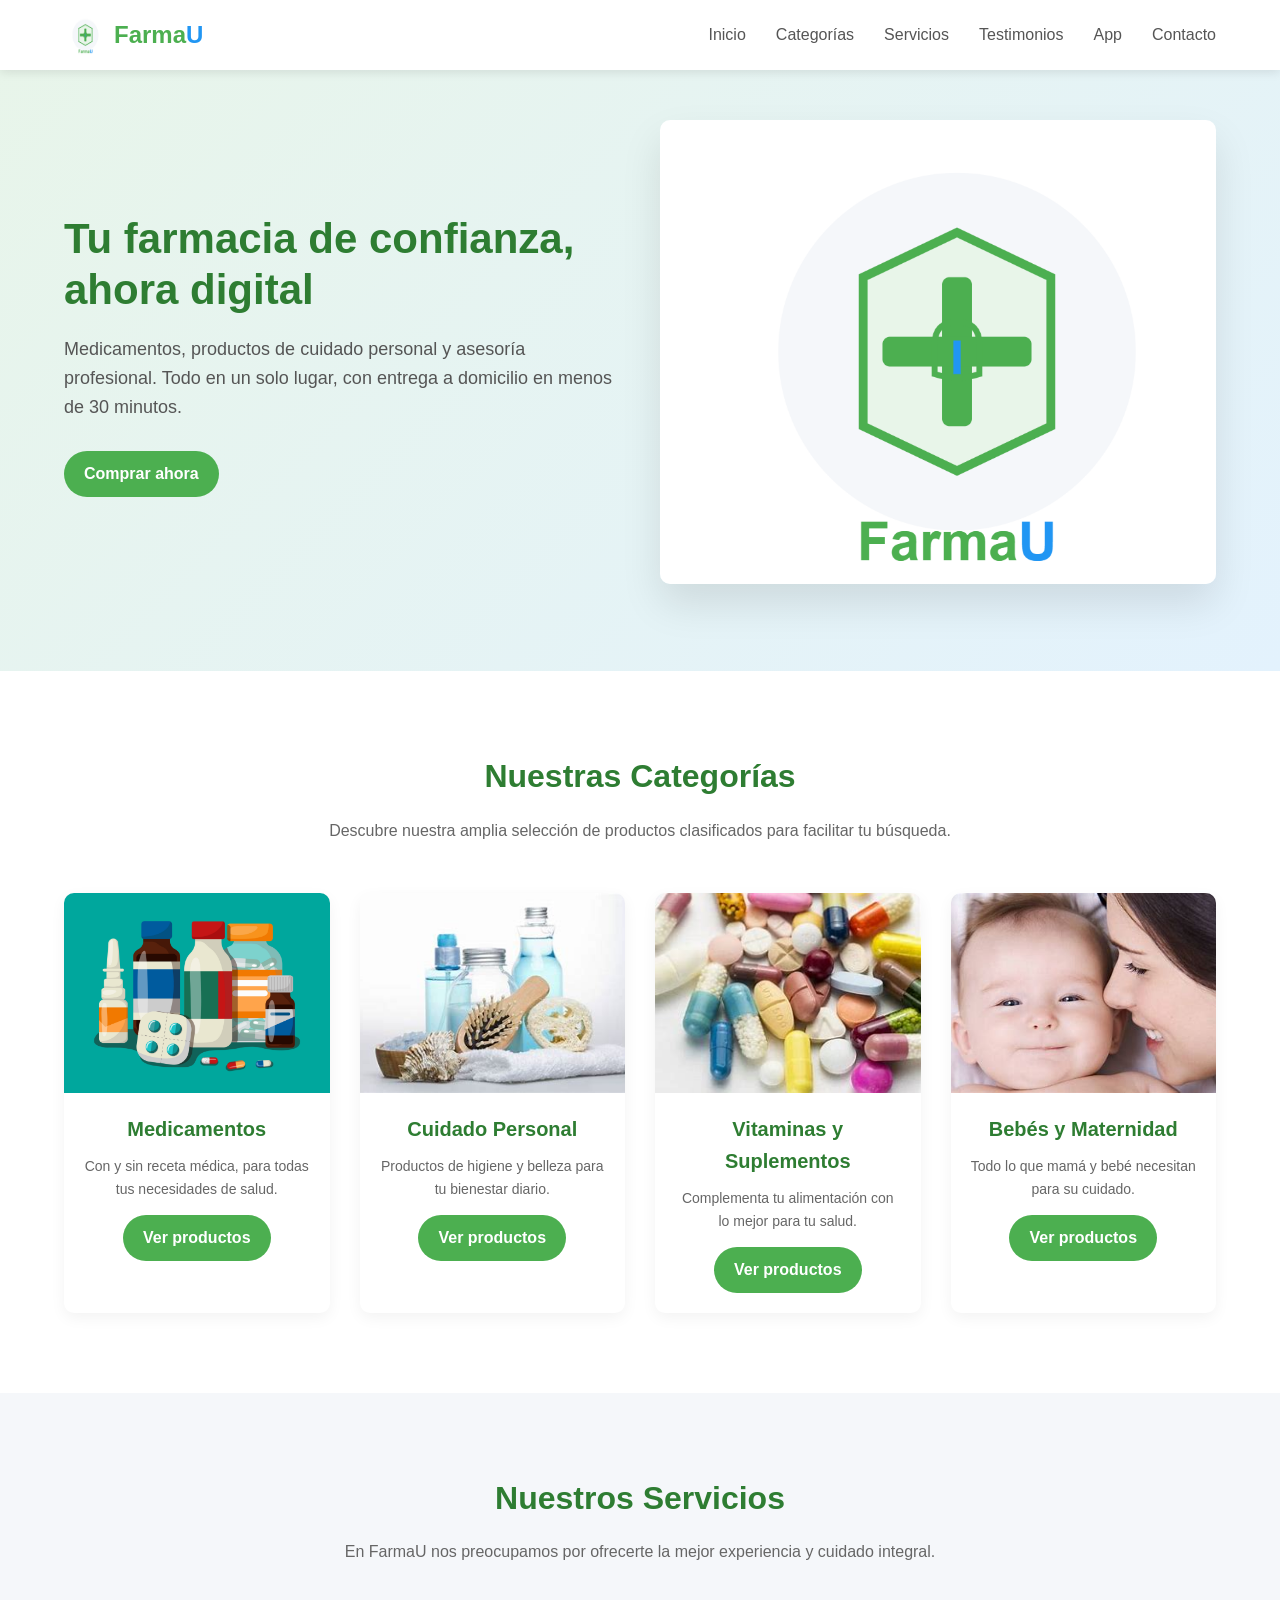
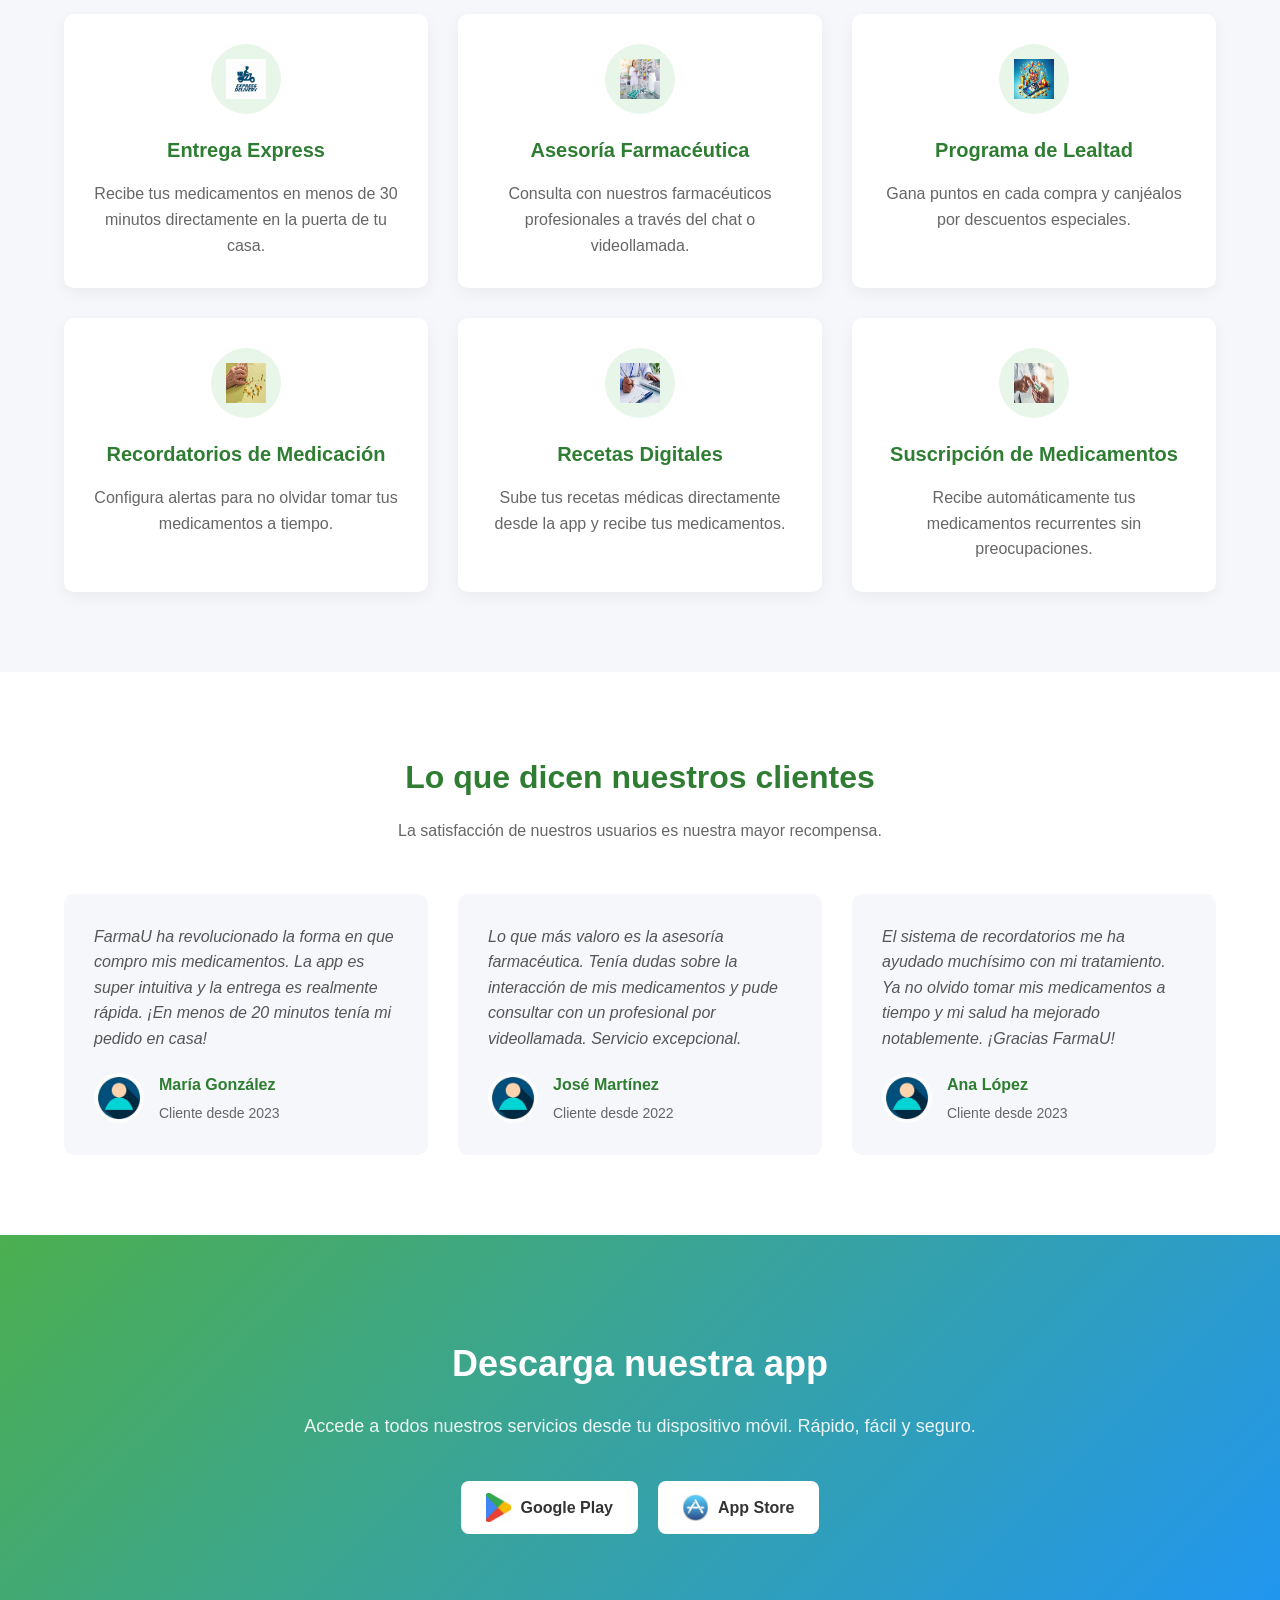
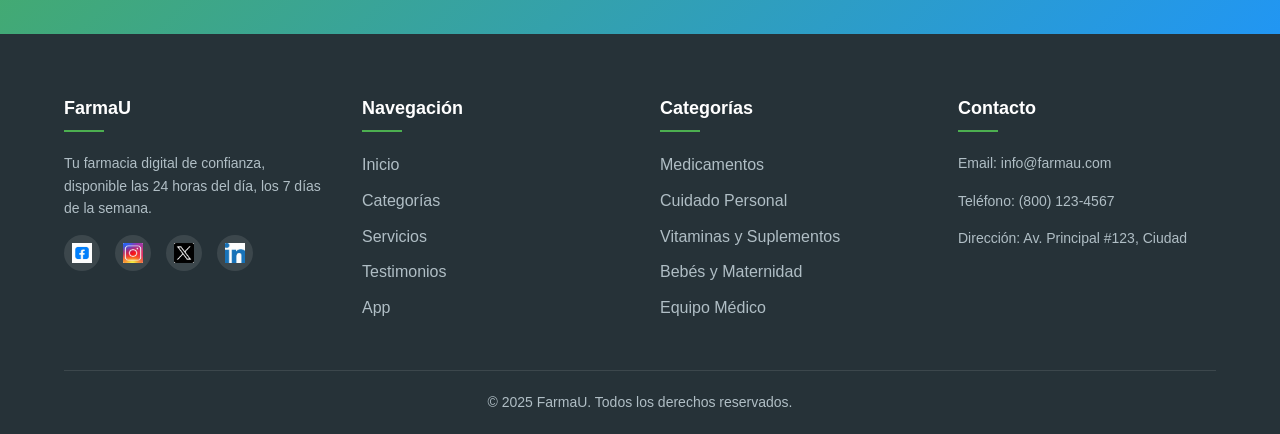
<file: html/index.html>
<!DOCTYPE html>
<html lang="es">
<head>
    <meta charset="UTF-8">
    <meta name="viewport" content="width=device-width, initial-scale=1.0">
    <title>FarmaU - Tu farmacia de confianza</title>
    <link rel="stylesheet" href="../css/styles.css">
    
    
</head>
<body>
    <!-- Header -->
    <header>
        <div class="container">
            <div class="header-content">
                <div class="logo">
                    <img src="..\imagenes\FarmaU.png" alt="FarmaU Logo" width="40" height="40">
                    <h1>Farma<span>U</span></h1>
                </div>
                <nav>
                    <ul> 
                        <li><a href="#inicio">Inicio</a></li>
                        <li><a href="#categorias">Categorías</a></li>
                        <li><a href="#servicios">Servicios</a></li>
                        <li><a href="#testimonios">Testimonios</a></li>
                        <li><a href="#app">App</a></li>
                        <li><a href="#contacto">Contacto</a></li>
                    </ul>
                </nav>
            </div>
        </div>
    </header>

    <!-- Hero Section -->
    <section class="hero" id="inicio">
        <div class="container">
            <div class="hero-content">
                <div class="hero-text">
                    <h2>Tu farmacia de confianza, ahora digital</h2>
                    <p>Medicamentos, productos de cuidado personal y asesoría profesional. Todo en un solo lugar, con entrega a domicilio en menos de 30 minutos.</p>
                    <a href="#" class="btn">Comprar ahora</a>
                </div>
                <div class="hero-image">
                    <img src="..\imagenes\FarmaU.png"  alt="Farmacia Digital">
                </div>
            </div>
        </div>
    </section>

    <!-- Categorías -->
    <section class="categories" id="categorias">
        <div class="container">
            <div class="section-title">
                <h2>Nuestras Categorías</h2>
                <p>Descubre nuestra amplia selección de productos clasificados para facilitar tu búsqueda.</p>
            </div>
            <div class="category-grid">
                <div class="category-card">
                    <div class="category-image">
                        <img src="..\imagenes\medicamentos.jpg" alt="Medicamentos">
                    </div>
                    <div class="category-content">
                        <h3>Medicamentos</h3>
                        <p>Con y sin receta médica, para todas tus necesidades de salud.</p>
                        <a href="#" class="btn">Ver productos</a>
                    </div>
                </div>
                <div class="category-card">
                    <div class="category-image">
                        <img src="..\imagenes\cuidado.jpg" alt="Cuidado Personal">
                    </div>
                    <div class="category-content">
                        <h3>Cuidado Personal</h3>
                        <p>Productos de higiene y belleza para tu bienestar diario.</p>
                        <a href="#" class="btn">Ver productos</a>
                    </div>
                </div>
                <div class="category-card">
                    <div class="category-image">
                        <img src="..\imagenes\vitaminas.jpg" alt="Vitaminas y Suplementos">
                    </div>
                    <div class="category-content">
                        <h3>Vitaminas y Suplementos</h3>
                        <p>Complementa tu alimentación con lo mejor para tu salud.</p>
                        <a href="#" class="btn">Ver productos</a>
                    </div>
                </div>
                <div class="category-card">
                    <div class="category-image">
                        <img src="..\imagenes\maternidad.jpg" alt="Bebés y Maternidad">
                    </div>
                    <div class="category-content">
                        <h3>Bebés y Maternidad</h3>
                        <p>Todo lo que mamá y bebé necesitan para su cuidado.</p>
                        <a href="#" class="btn">Ver productos</a>
                    </div>
                </div>
            </div>
        </div>
    </section>

    <!-- Servicios -->
    <section class="services" id="servicios">
        <div class="container">
            <div class="section-title">
                <h2>Nuestros Servicios</h2>
                <p>En FarmaU nos preocupamos por ofrecerte la mejor experiencia y cuidado integral.</p>
            </div>
            <div class="services-grid">
                <div class="service-card">
                    <div class="service-icon">
                        <img src="..\imagenes\entrega.jpg" alt="Entrega Rápida">
                    </div>
                    <h3>Entrega Express</h3>
                    <p>Recibe tus medicamentos en menos de 30 minutos directamente en la puerta de tu casa.</p>
                </div>
                <div class="service-card">
                    <div class="service-icon">
                        <img src="..\imagenes\asesoria.jpg" alt="Asesoría Farmacéutica">
                    </div>
                    <h3>Asesoría Farmacéutica</h3>
                    <p>Consulta con nuestros farmacéuticos profesionales a través del chat o videollamada.</p>
                </div>
                <div class="service-card">
                    <div class="service-icon">
                        <img src="..\imagenes\lealtad.jpg" alt="Programa de Lealtad">
                    </div>
                    <h3>Programa de Lealtad</h3>
                    <p>Gana puntos en cada compra y canjéalos por descuentos especiales.</p>
                </div>
                <div class="service-card">
                    <div class="service-icon">
                        <img src="..\imagenes\recordatorio.jpg" alt="Recordatorios">
                    </div>
                    <h3>Recordatorios de Medicación</h3>
                    <p>Configura alertas para no olvidar tomar tus medicamentos a tiempo.</p>
                </div>
                <div class="service-card">
                    <div class="service-icon">
                        <img src="..\imagenes\recetas.jpg" alt="Recetas Digitales">
                    </div>
                    <h3>Recetas Digitales</h3>
                    <p>Sube tus recetas médicas directamente desde la app y recibe tus medicamentos.</p>
                </div>
                <div class="service-card">
                    <div class="service-icon">
                        <img src="..\imagenes\subscripcion.jpg" alt="Suscripción">
                    </div>
                    <h3>Suscripción de Medicamentos</h3>
                    <p>Recibe automáticamente tus medicamentos recurrentes sin preocupaciones.</p>
                </div>
            </div>
        </div>
    </section>

    <!-- Testimonios -->
    <section class="testimonials" id="testimonios">
        <div class="container">
            <div class="section-title">
                <h2>Lo que dicen nuestros clientes</h2>
                <p>La satisfacción de nuestros usuarios es nuestra mayor recompensa.</p>
            </div>
            <div class="testimonial-grid">
                <div class="testimonial-card">
                    <div class="testimonial-content">
                        <p class="testimonial-text">FarmaU ha revolucionado la forma en que compro mis medicamentos. La app es super intuitiva y la entrega es realmente rápida. ¡En menos de 20 minutos tenía mi pedido en casa!</p>
                        <div class="testimonial-author">
                            <div class="author-avatar">
                                <img src="..\imagenes\usuario.jpg" alt="Cliente">
                            </div>
                            <div class="author-info">
                                <h4>María González</h4>
                                <p>Cliente desde 2023</p>
                            </div>
                        </div>
                    </div>
                </div>
                <div class="testimonial-card">
                    <div class="testimonial-content">
                        <p class="testimonial-text">Lo que más valoro es la asesoría farmacéutica. Tenía dudas sobre la interacción de mis medicamentos y pude consultar con un profesional por videollamada. Servicio excepcional.</p>
                        <div class="testimonial-author">
                            <div class="author-avatar">
                                <img src="..\imagenes\usuario.jpg" alt="Cliente">
                            </div>
                            <div class="author-info">
                                <h4>José Martínez</h4>
                                <p>Cliente desde 2022</p>
                            </div>
                        </div>
                    </div>
                </div>
                <div class="testimonial-card">
                    <div class="testimonial-content">
                        <p class="testimonial-text">El sistema de recordatorios me ha ayudado muchísimo con mi tratamiento. Ya no olvido tomar mis medicamentos a tiempo y mi salud ha mejorado notablemente. ¡Gracias FarmaU!</p>
                        <div class="testimonial-author">
                            <div class="author-avatar">
                                <img src="..\imagenes\usuario.jpg" alt="Cliente">
                            </div>
                            <div class="author-info">
                                <h4>Ana López</h4>
                                <p>Cliente desde 2023</p>
                            </div>
                        </div>
                    </div>
                </div>
            </div>
        </div>
    </section>

    <!-- Descarga App -->
    <section class="app-download" id="app">
        <div class="container">
            <div class="app-content">
                <h2>Descarga nuestra app</h2>
                <p>Accede a todos nuestros servicios desde tu dispositivo móvil. Rápido, fácil y seguro.</p>
                <div class="app-buttons">
                    <a href="#" class="app-btn">
                        <img src="..\imagenes\googleplay.jpg" alt="Google Play">
                        <span>Google Play</span>
                    </a>
                    <a href="#" class="app-btn">
                        <img src="..\imagenes\appstore.jpg" alt="App Store">
                        <span>App Store</span>
                    </a>
                </div>
            </div>
        </div>
    </section>

    <!-- Footer -->
    <footer id="contacto">
        <div class="container">
            <div class="footer-content">
                <div class="footer-column">
                    <h3>FarmaU</h3>
                    <p>Tu farmacia digital de confianza, disponible las 24 horas del día, los 7 días de la semana.</p>
                    <div class="social-links">
                        <a href="#"><img src="..\imagenes\facebook.jpg" alt="Facebook" width="20" height="20"></a>
                        <a href="#"><img src="..\imagenes\instagram.jpg" alt="Instagram" width="20" height="20"></a>
                        <a href="#"><img src="..\imagenes\X.jpg" alt="Twitter" width="20" height="20"></a>
                        <a href="#"><img src="..\imagenes\linkedin.jpg" alt="LinkedIn" width="20" height="20"></a>
                    </div>
                </div>
                <div class="footer-column">
                    <h3>Navegación</h3>
                    <ul>
                        <li><a href="#inicio">Inicio</a></li>
                        <li><a href="#categorias">Categorías</a></li>
                        <li><a href="#servicios">Servicios</a></li>
                        <li><a href="#testimonios">Testimonios</a></li>
                        <li><a href="#app">App</a></li>
                    </ul>
                </div>
                <div class="footer-column">
                    <h3>Categorías</h3>
                    <ul>
                        <li><a href="#">Medicamentos</a></li>
                        <li><a href="#">Cuidado Personal</a></li>
                        <li><a href="#">Vitaminas y Suplementos</a></li>
                        <li><a href="#">Bebés y Maternidad</a></li>
                        <li><a href="#">Equipo Médico</a></li>
                    </ul>
                </div>
                <div class="footer-column">
                    <h3>Contacto</h3>
                    <p>Email: info@farmau.com</p>
                    <p>Teléfono: (800) 123-4567</p>
                    <p>Dirección: Av. Principal #123, Ciudad</p>
                </div>
            </div>
            <div class="footer-bottom">
                <p>&copy; 2025 FarmaU. Todos los derechos reservados.</p>
            </div>
        </div>
    </footer>
</body>
</html>
</file>
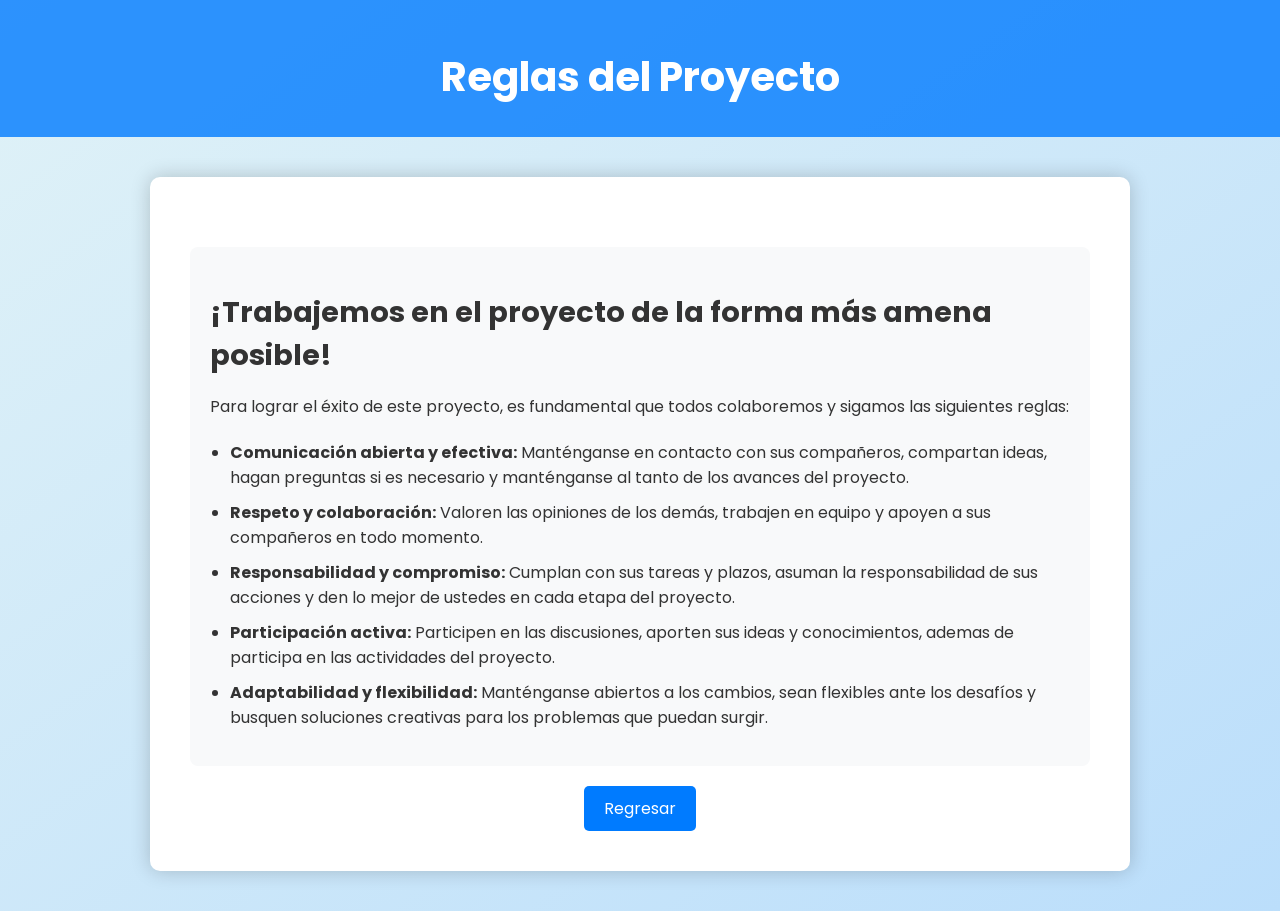
<file: html/Reglas.html>
<!DOCTYPE html>
<html lang="es">

<head>
    <meta charset="UTF-8">
    <meta name="viewport" content="width=device-width, initial-scale=1.0">
    <title>Reglas del Proyecto</title>
    <link rel="preconnect" href="https://fonts.googleapis.com">
    <link rel="preconnect" href="https://fonts.gstatic.com" crossorigin>
    <link href="https://fonts.googleapis.com/css2?family=Poppins:wght@400;700&display=swap" rel="stylesheet">
    <link rel="stylesheet" href="../css/style.css">
</head>

<body>
    <header>
        <h1>Reglas del Proyecto</h1>
    </header>

    <main>
        <div class="rules-container">
            <h2>¡Trabajemos en el proyecto de la forma más amena posible!</h2>
            <p>Para lograr el éxito de este proyecto, es fundamental que todos colaboremos y sigamos las siguientes reglas:</p>
            <ul class="rules-list">
                <li><strong>Comunicación abierta y efectiva:</strong> Manténganse en contacto con sus compañeros, compartan ideas, hagan preguntas si es necesario y manténganse al tanto de los avances del proyecto.</li>
                <li><strong>Respeto y colaboración:</strong> Valoren las opiniones de los demás, trabajen en equipo y apoyen a sus compañeros en todo momento.</li>
                <li><strong>Responsabilidad y compromiso:</strong> Cumplan con sus tareas y plazos, asuman la responsabilidad de sus acciones y den lo mejor de ustedes en cada etapa del proyecto.</li>
                <li><strong>Participación activa:</strong> Participen en las discusiones, aporten sus ideas y conocimientos, ademas de participa en las actividades del proyecto.</li>
                <li><strong>Adaptabilidad y flexibilidad:</strong> Manténganse abiertos a los cambios, sean flexibles ante los desafíos y busquen soluciones creativas para los problemas que puedan surgir.</li>
            </ul>
        </div>
        <div class="button-container">
            <a href="../html/Welcome.html" class="back-button">Regresar</a>
        </div>
    </main>
</body>

</html>
</file>
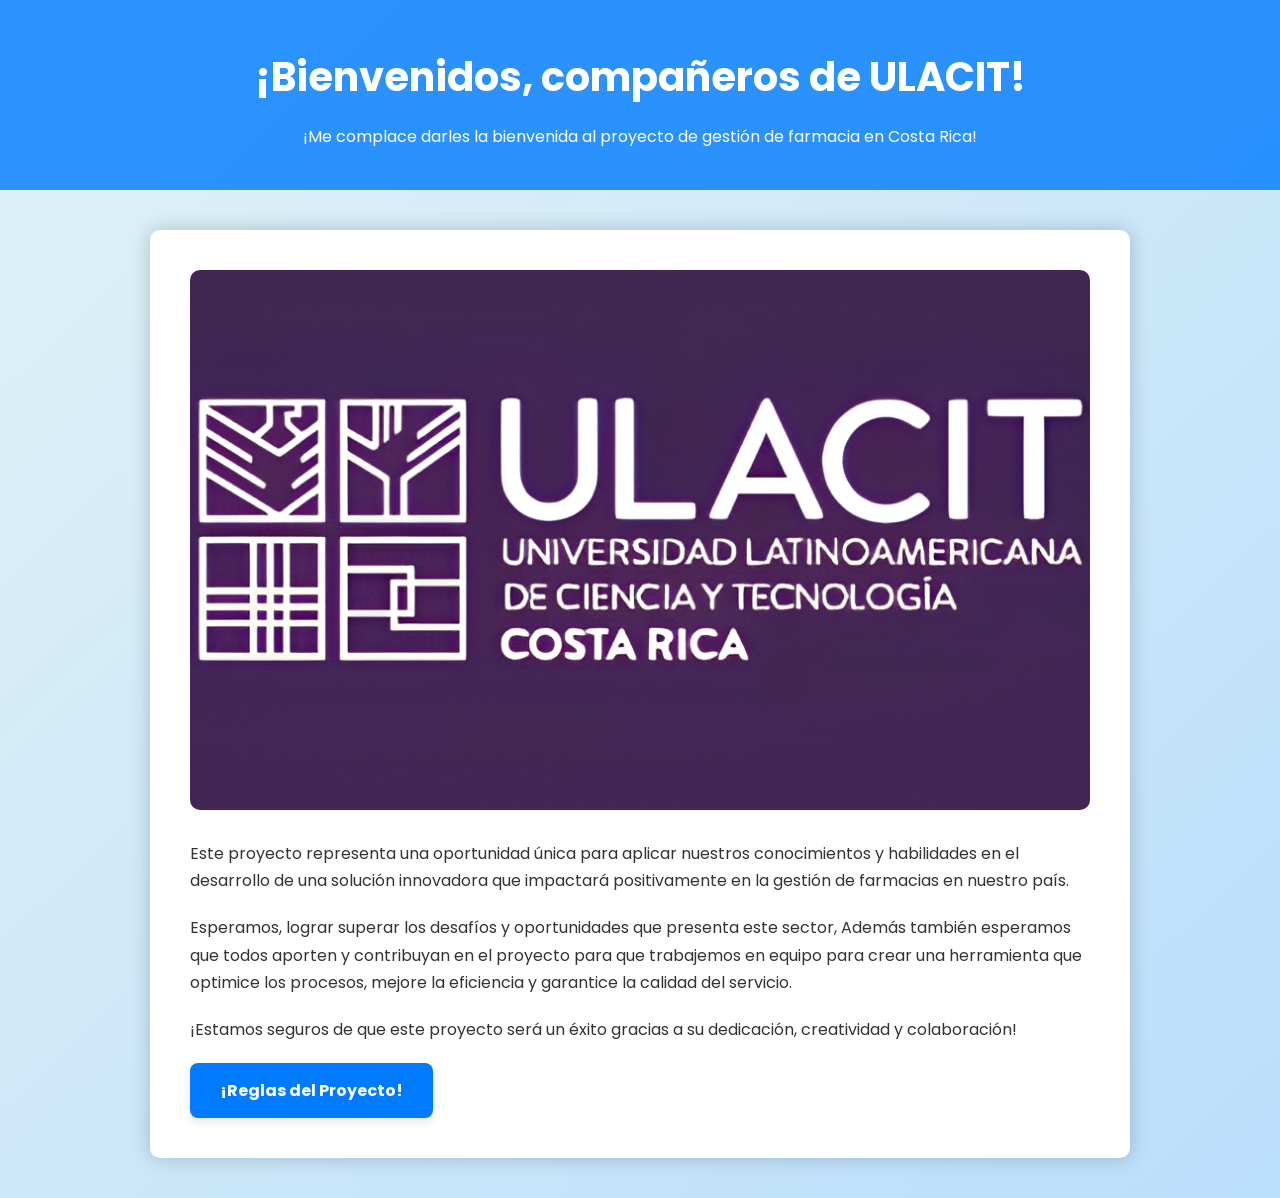
<file: html/Welcome.html>
<!DOCTYPE html>
<html lang="es">

<head>
    <meta charset="UTF-8">
    <meta name="viewport" content="width=device-width, initial-scale=1.0">
    <title>¡Bienvenidos al Proyecto de Gestión de Farmacia!</title>
    <link rel="preconnect" href="https://fonts.googleapis.com">
    <link rel="preconnect" href="https://fonts.gstatic.com" crossorigin>
    <link href="https://fonts.googleapis.com/css2?family=Poppins:wght@400;700&display=swap" rel="stylesheet">
    <link rel="stylesheet" href="../css/style.css">

</head>

<body>
    <header>
        <h1>¡Bienvenidos, compañeros de ULACIT!</h1>
        <p>¡Me complace darles la bienvenida al proyecto de gestión de farmacia en Costa Rica!</p>
    </header>

    <main>
        <div class="image-container">
            <img src="../imagenes/UP3.png" alt="ULACIT Logo">
        </div>

        <p>Este proyecto representa una oportunidad única para aplicar nuestros conocimientos y habilidades en el desarrollo de una solución innovadora que impactará positivamente en la gestión de farmacias en nuestro país.</p>

        <p>Esperamos, lograr superar los desafíos y oportunidades que presenta este sector, Además también esperamos que todos aporten y contribuyan en el proyecto para que trabajemos en equipo para crear una herramienta que optimice los procesos, mejore la eficiencia y garantice la calidad del servicio.</p>

        <p>¡Estamos seguros de que este proyecto será un éxito gracias a su dedicación, creatividad y colaboración!</p>

        <a href="Reglas.html" class="cta-button">¡Reglas del Proyecto!</a>
    </main>
</body>

</html>
</file>
<file: css/styles.css>
/* Estilos generales */
        * {
            margin: 0;
            padding: 0;
            box-sizing: border-box;
            font-family: 'Segoe UI', Tahoma, Geneva, Verdana, sans-serif;
        }
        
        body {
            background-color: #f5f7fa;
            color: #333;
            line-height: 1.6;
        }
        
        a {
            text-decoration: none;
        }
        
        .container {
            width: 90%;
            max-width: 1200px;
            margin: 0 auto;
        }
        
        .btn {
            display: inline-block;
            background-color: #4CAF50;
            color: white;
            padding: 10px 20px;
            border-radius: 30px;
            font-weight: 600;
            transition: all 0.3s ease;
        }
        
        .btn:hover {
            background-color: #388E3C;
            transform: translateY(-2px);
            box-shadow: 0 5px 15px rgba(0, 0, 0, 0.1);
        }
        
        /* Header */
        header {
            background-color: white;
            box-shadow: 0 2px 10px rgba(0, 0, 0, 0.1);
            position: fixed;
            width: 100%;
            top: 0;
            z-index: 100;
        }
        
        .header-content {
            display: flex;
            justify-content: space-between;
            align-items: center;
            padding: 15px 0;
        }
        
        .logo {
            display: flex;
            align-items: center;
        }
        
        .logo h1 {
            font-size: 24px;
            color: #4CAF50;
            margin-left: 10px;
        }
        
        .logo span {
            color: #2196F3;
        }
        
        nav ul {
            display: flex;
            list-style: none;
        }
        
        nav ul li {
            margin-left: 30px;
        }
        
        nav ul li a {
            color: #555;
            font-weight: 500;
            transition: color 0.3s ease;
        }
        
        nav ul li a:hover {
            color: #4CAF50;
        }
        
        /* Hero Section */
        .hero {
            padding-top: 120px;
            padding-bottom: 80px;
            background: linear-gradient(135deg, #e8f5e9 0%, #e3f2fd 100%);
        }
        
        .hero-content {
            display: flex;
            align-items: center;
            justify-content: space-between;
        }
        
        .hero-text {
            flex: 1;
            padding-right: 40px;
        }
        
        .hero-text h2 {
            font-size: 42px;
            line-height: 1.2;
            margin-bottom: 20px;
            color: #2E7D32;
        }
        
        .hero-text p {
            font-size: 18px;
            margin-bottom: 30px;
            color: #555;
        }
        
        .hero-image {
            flex: 1;
            text-align: center;
        }
        
        .hero-image img {
            max-width: 100%;
            border-radius: 10px;
            box-shadow: 0 20px 40px rgba(0, 0, 0, 0.1);
        }
        
        /* Categorías */
        .categories {
            padding: 80px 0;
            background-color: white;
        }
        
        .section-title {
            text-align: center;
            margin-bottom: 50px;
        }
        
        .section-title h2 {
            font-size: 32px;
            color: #2E7D32;
            margin-bottom: 15px;
        }
        
        .section-title p {
            color: #666;
            max-width: 700px;
            margin: 0 auto;
        }
        
        .category-grid {
            display: grid;
            grid-template-columns: repeat(auto-fit, minmax(250px, 1fr));
            gap: 30px;
        }
        
        .category-card {
            background-color: #fff;
            border-radius: 10px;
            overflow: hidden;
            box-shadow: 0 5px 15px rgba(0, 0, 0, 0.05);
            transition: transform 0.3s ease, box-shadow 0.3s ease;
        }
        
        .category-card:hover {
            transform: translateY(-10px);
            box-shadow: 0 15px 30px rgba(0, 0, 0, 0.1);
        }
        
        .category-image {
            height: 200px;
            overflow: hidden;
        }
        
        .category-image img {
            width: 100%;
            height: 100%;
            object-fit: cover;
            transition: transform 0.5s ease;
        }
        
        .category-card:hover .category-image img {
            transform: scale(1.05);
        }
        
        .category-content {
            padding: 20px;
            text-align: center;
        }
        
        .category-content h3 {
            font-size: 20px;
            margin-bottom: 10px;
            color: #2E7D32;
        }
        
        .category-content p {
            color: #666;
            font-size: 14px;
            margin-bottom: 15px;
        }
        
        /* Servicios */
        .services {
            padding: 80px 0;
            background-color: #f5f7fa;
        }
        
        .services-grid {
            display: grid;
            grid-template-columns: repeat(auto-fit, minmax(300px, 1fr));
            gap: 30px;
        }
        
        .service-card {
            background-color: white;
            border-radius: 10px;
            padding: 30px;
            text-align: center;
            box-shadow: 0 5px 15px rgba(0, 0, 0, 0.05);
            transition: transform 0.3s ease;
        }
        
        .service-card:hover {
            transform: translateY(-5px);
        }
        
        .service-icon {
            width: 70px;
            height: 70px;
            background-color: #e8f5e9;
            border-radius: 50%;
            display: flex;
            align-items: center;
            justify-content: center;
            margin: 0 auto 20px;
        }
        
        .service-icon img {
            width: 40px;
            height: 40px;
        }
        
        .service-card h3 {
            font-size: 20px;
            margin-bottom: 15px;
            color: #2E7D32;
        }
        
        .service-card p {
            color: #666;
        }
        
        /* Testimonios */
        .testimonials {
            padding: 80px 0;
            background-color: white;
        }
        
        .testimonial-grid {
            display: grid;
            grid-template-columns: repeat(auto-fit, minmax(300px, 1fr));
            gap: 30px;
        }
        
        .testimonial-card {
            background-color: #f5f7fa;
            border-radius: 10px;
            padding: 30px;
            position: relative;
        }
        
        
        .testimonial-content {
            position: relative;
            z-index: 1;
        }
        
        .testimonial-text {
            font-style: italic;
            margin-bottom: 20px;
            color: #555;
        }
        
        .testimonial-author {
            display: flex;
            align-items: center;
        }
        
        .author-avatar {
            width: 50px;
            height: 50px;
            border-radius: 50%;
            overflow: hidden;
            margin-right: 15px;
        }
        
        .author-avatar img {
            width: 100%;
            height: 100%;
            object-fit: cover;
        }
        
        .author-info h4 {
            font-size: 16px;
            margin-bottom: 5px;
            color: #2E7D32;
        }
        
        .author-info p {
            font-size: 14px;
            color: #666;
        }
        
        /* Descarga App */
        .app-download {
            padding: 100px 0;
            background: linear-gradient(135deg, #4CAF50 0%, #2196F3 100%);
            color: white;
            text-align: center;
        }
        
        .app-content {
            max-width: 800px;
            margin: 0 auto;
        }
        
        .app-content h2 {
            font-size: 36px;
            margin-bottom: 20px;
        }
        
        .app-content p {
            font-size: 18px;
            margin-bottom: 40px;
            opacity: 0.9;
        }
        
        .app-buttons {
            display: flex;
            justify-content: center;
            gap: 20px;
        }
        
        .app-btn {
            display: flex;
            align-items: center;
            background-color: white;
            color: #333;
            padding: 12px 25px;
            border-radius: 8px;
            font-weight: 600;
            transition: all 0.3s ease;
        }
        
        .app-btn:hover {
            transform: translateY(-5px);
            box-shadow: 0 10px 25px rgba(0, 0, 0, 0.2);
        }
        
        .app-btn img {
            width: 25px;
            margin-right: 10px;
        }
        
        /* Footer */
        footer {
            background-color: #263238;
            color: white;
            padding: 60px 0 20px;
        }
        
        .footer-content {
            display: grid;
            grid-template-columns: repeat(auto-fit, minmax(200px, 1fr));
            gap: 40px;
            margin-bottom: 40px;
        }
        
        .footer-column h3 {
            font-size: 18px;
            margin-bottom: 20px;
            position: relative;
            padding-bottom: 10px;
        }
        
        .footer-column h3:after {
            content: '';
            position: absolute;
            bottom: 0;
            left: 0;
            width: 40px;
            height: 2px;
            background-color: #4CAF50;
        }
        
        .footer-column ul {
            list-style: none;
        }
        
        .footer-column ul li {
            margin-bottom: 10px;
        }
        
        .footer-column ul li a {
            color: #B0BEC5;
            transition: color 0.3s ease;
        }
        
        .footer-column ul li a:hover {
            color: #4CAF50;
        }
        
        .footer-column p {
            color: #B0BEC5;
            margin-bottom: 15px;
            font-size: 14px;
        }
        
        .social-links {
            display: flex;
            gap: 15px;
        }
        
        .social-links a {
            display: flex;
            align-items: center;
            justify-content: center;
            width: 36px;
            height: 36px;
            background-color: rgba(255, 255, 255, 0.1);
            border-radius: 50%;
            transition: all 0.3s ease;
        }
        
        .social-links a:hover {
            background-color: #4CAF50;
            transform: translateY(-3px);
        }
        
        .footer-bottom {
            border-top: 1px solid rgba(255, 255, 255, 0.1);
            padding-top: 20px;
            text-align: center;
            font-size: 14px;
            color: #B0BEC5;
        }
        
        /* Responsive */
        @media (max-width: 768px) {
            .hero-content {
                flex-direction: column;
            }
            
            .hero-text {
                padding-right: 0;
                margin-bottom: 40px;
                text-align: center;
            }
            
            nav {
                display: none;
            }
            
            .app-buttons {
                flex-direction: column;
                align-items: center;
            }
        }
</file>
<file: css/style.css>
body {
    font-family: 'Poppins', sans-serif;
    background: linear-gradient(to bottom right, #e0f2f7, #bbdefb);
    color: #333;
    margin: 0;
    overflow-x: hidden;
}

header {
    background: rgba(0, 123, 255, 0.8);
    color: white;
    padding: 20px 0;
    text-align: center;
    animation: fadeInDown 1s ease-in-out;
}

h1 {
    font-size: 2.5em;
    margin-bottom: 10px;
}

main {
    padding: 40px;
    max-width: 900px;
    margin: 40px auto;
    background: white;
    box-shadow: 0 0 20px rgba(0, 0, 0, 0.2);
    border-radius: 10px;
    overflow: hidden;
}

p {
    line-height: 1.7;
    margin-bottom: 20px;
    opacity: 0;
    transform: translateY(20px);
    animation: fadeInUp 1s ease-in-out forwards;
}

.cta-button {
    display: inline-block;
    padding: 15px 30px;
    background: #007bff;
    color: white;
    text-decoration: none;
    border-radius: 8px;
    font-weight: bold;
    transition: transform 0.3s ease, box-shadow 0.3s ease;
    box-shadow: 0 4px 8px rgba(0, 0, 0, 0.1);
}

.cta-button:hover {
    transform: translateY(-2px);
    box-shadow: 0 6px 10px rgba(0, 0, 0, 0.15);
}

@keyframes fadeInDown {
    from {
        opacity: 0;
        transform: translateY(-20px);
    }

    to {
        opacity: 1;
        transform: translateY(0);
    }
}

@keyframes fadeInUp {
    from {
        opacity: 0;
        transform: translateY(20px);
    }

    to {
        opacity: 1;
        transform: translateY(0);
    }
}

.image-container {
    width: 100%;
    overflow: hidden;
    border-radius: 10px;
    margin-bottom: 30px;
}

.image-container img {
    width: 100%;
    height: auto;
    display: block;
    transform: scale(1.1);
    transition: transform 0.5s ease;
}

.image-container:hover img {
    transform: scale(1.2);
}

.rules-container {
    background-color: #f8f9fa;
    padding: 20px;
    border-radius: 8px;
    margin-top: 30px;
}

.rules-container h2 {
    font-size: 1.8em;
    margin-bottom: 15px;
}

.rules-list {
    list-style-type: disc;
    padding-left: 20px;
}

.rules-list li {
    margin-bottom: 10px;
}

.button-container {
    text-align: center;
    margin-top: 20px;
}

.back-button {
    display: inline-block;
    padding: 10px 20px;
    background-color: #007BFF;
    color: white;
    text-decoration: none;
    border-radius: 5px;
    font-family: 'Poppins', sans-serif;
    font-size: 16px;
    transition: background-color 0.3s ease;
}

.back-button:hover {
    background-color: #0056b3;
}
</file>
